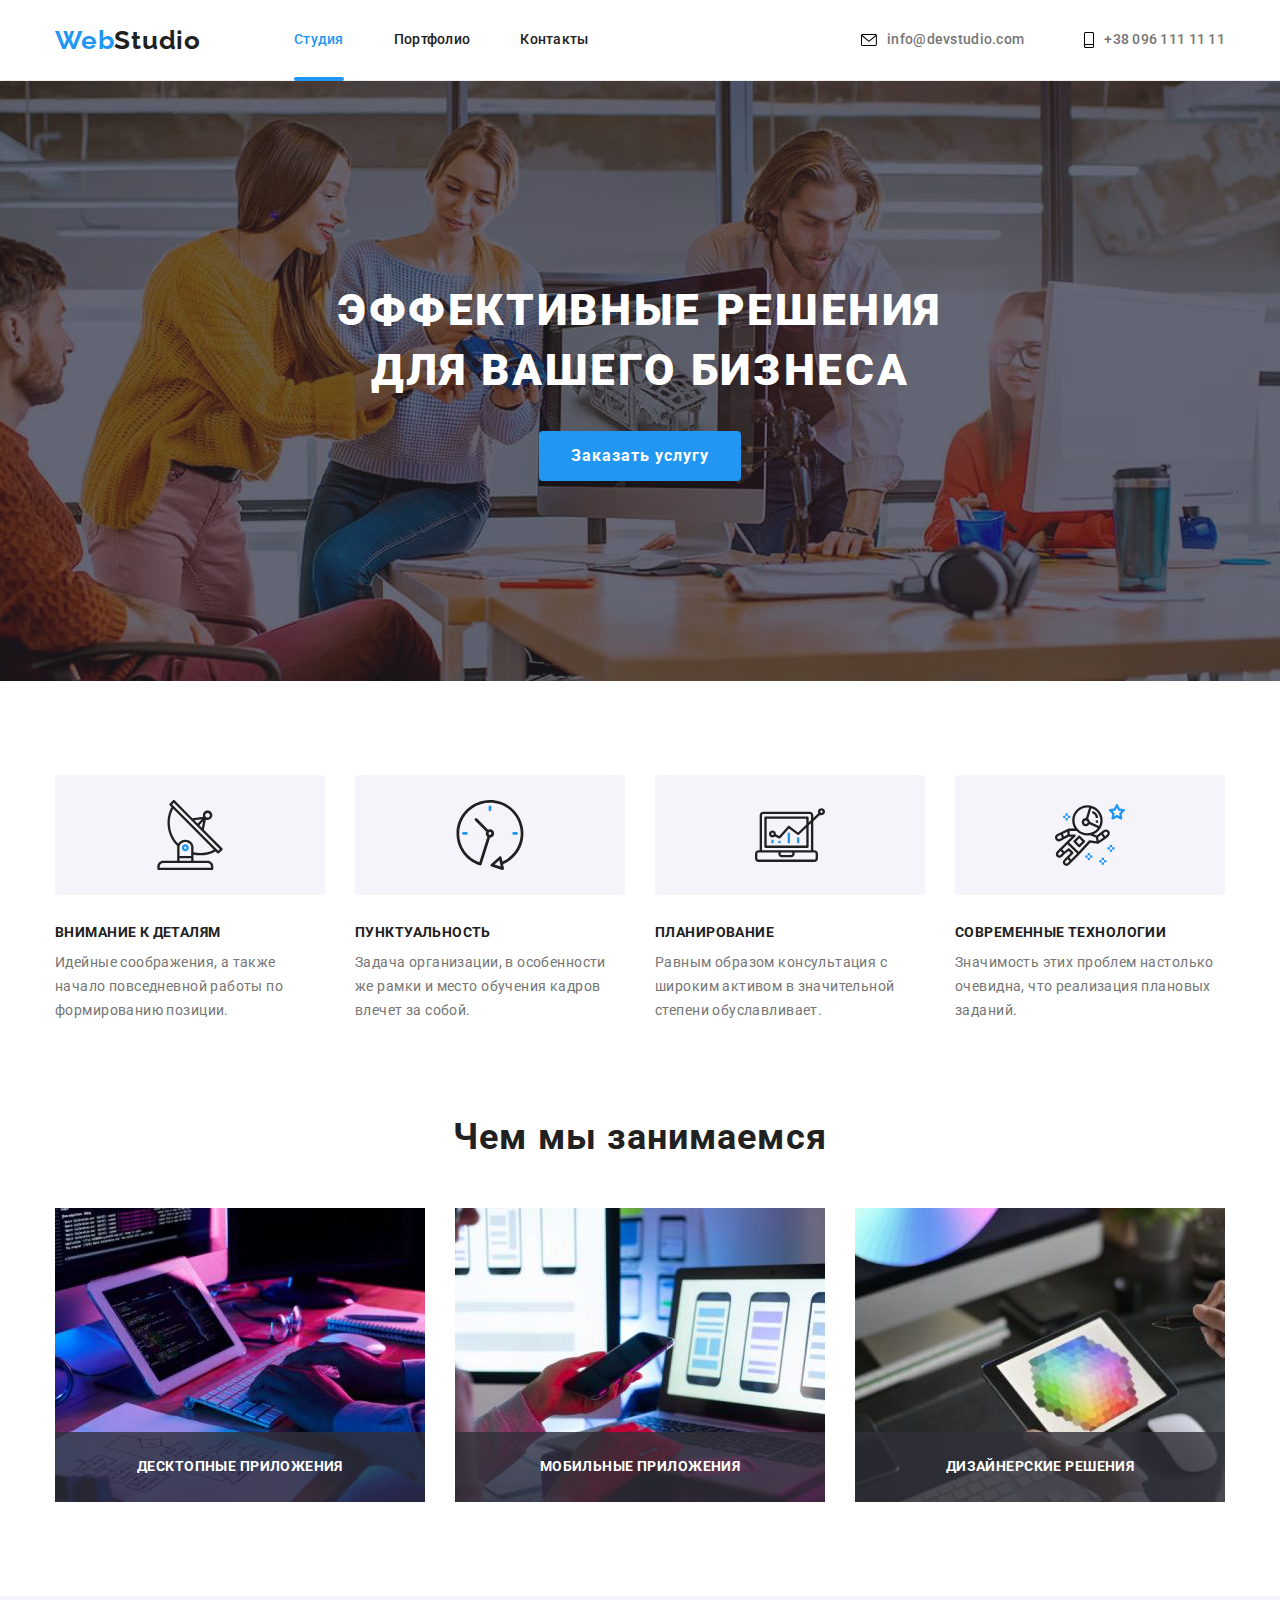
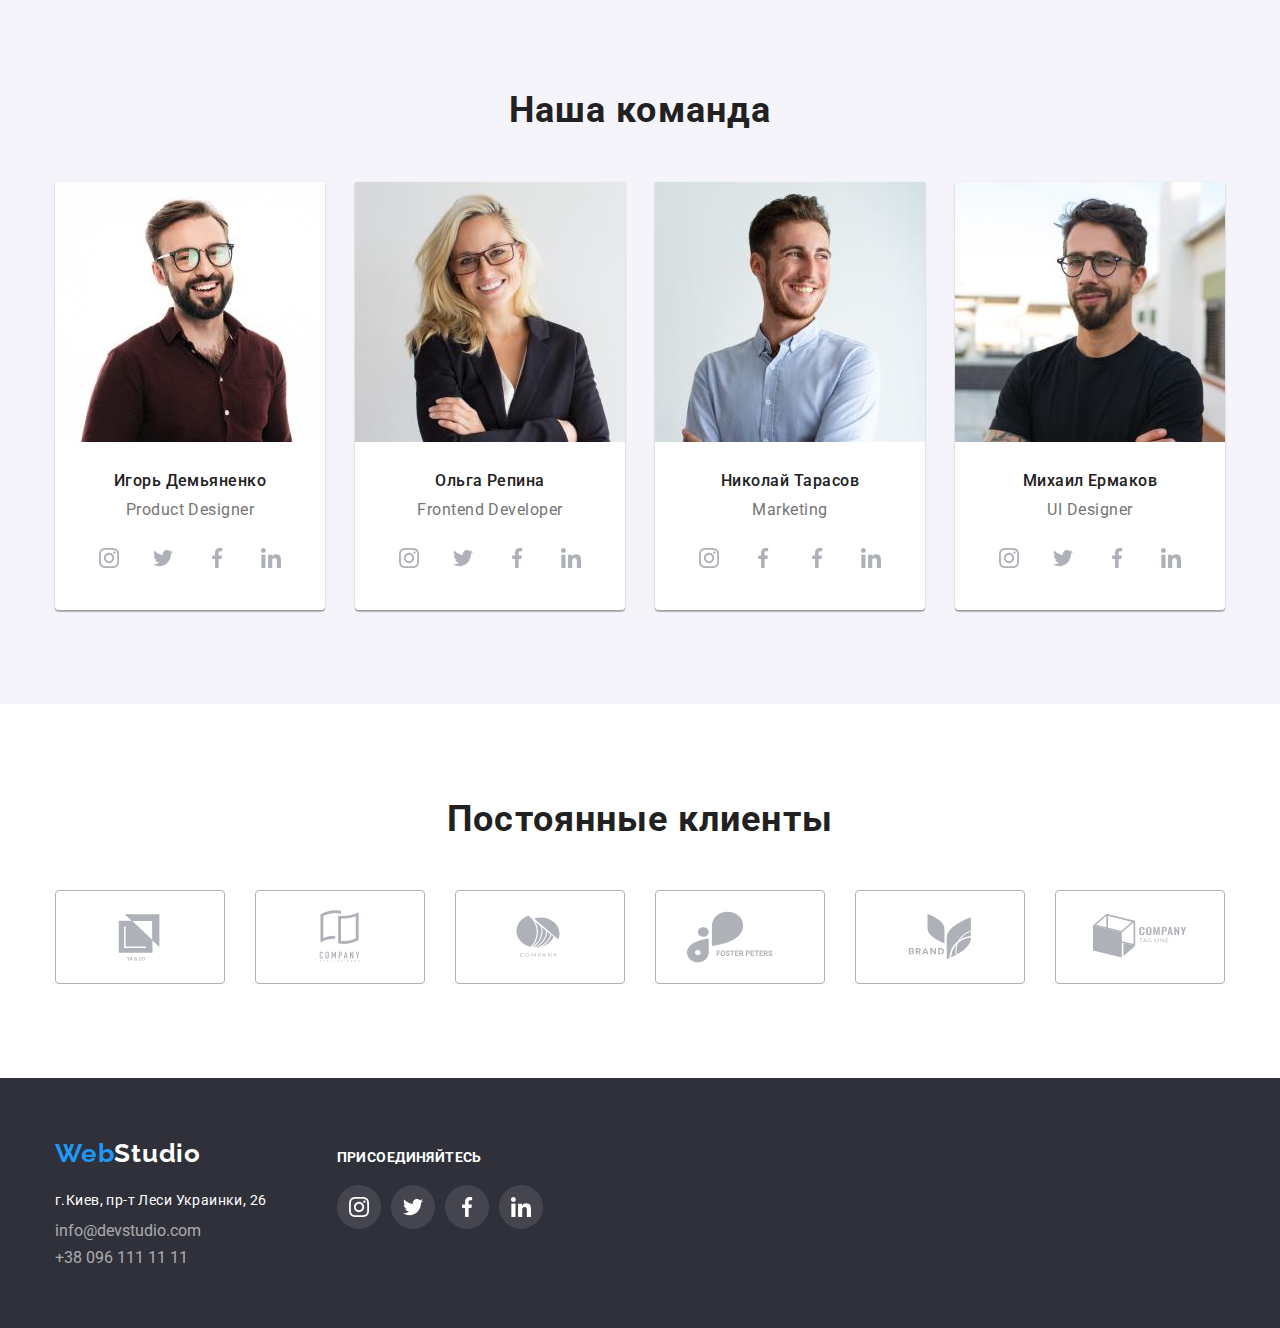
<file: index.html>
<!DOCTYPE html>
<html lang="ru">
<head>
    <meta charset="UTF-8">
    <meta http-equiv="X-UA-Compatible" content="IE=edge">
    <meta name="viewport" content="width=device-width, initial-scale=1.0">
    <title>Document</title>
    <link rel="preconnect" href="https://fonts.googleapis.com">
    <link rel="preconnect" href="https://fonts.gstatic.com" crossorigin>
    <link href="https://fonts.googleapis.com/css2?family=Raleway:wght@700&family=Roboto:wght@400;500;700;900&display=swap"
        rel="stylesheet">
    <link rel="stylesheet" href="https://cdnjs.cloudflare.com/ajax/libs/modern-normalize/1.1.0/modern-normalize.min.css">
    <link rel="stylesheet" href="./css/styles.css">
    <link href="./portfolio.html" rel="noreferrer noopener">
    
</head>
<body class="body">
    <header class="header">
        <div class="container header-main">
            <P lang="en"><a class="link header-logo" href="">Web<span class="studio">Studio</span></a></P>
            <nav>
                <ul class="list head-links">
                    <li class="header-list"><a class="link header-link current" href="./index.html" rel="">Студия</a></li>
                    <li class="header-list"><a class="link header-link" href="./portfolio.html" rel="noreferrer noopener">Портфолио</a></li>
                    <li class="header-list"><a class="link header-link" href="#contacts">Контакты</a></li>
                </ul>
            </nav>
            <ul class="list contacts">
                <li class="header-contacts">
                    <a class="link header-con" href="mailto:info@devstudio.com"> 
                        <svg class="header-con-icon" width="16" height="12">
                            <use href="./images/icons.svg#icon-envelope"></use>
                        </svg>info@devstudio.com
                    </a>
                </li>
                <li class="header-contacts">
                    <a class="link header-con" href="tel:+380961111111">
                        <svg class="header-con-icon" width="10" height="16">
                            <use href="./images/icons.svg#icon-smartphone"></use>
                        </svg>+38 096 111 11 11
                    </a>
                </li>
            </ul>
        </div>
    </header>

    <main>
        <section class="hero">
            <div class="hero-box">
                <h1 class="main-title">ЭФФЕКТИВНЫЕ РЕШЕНИЯ ДЛЯ ВАШЕГО БИЗНЕСА</h1>
            </div>
            <button class="main-btn" type="button" data-modal-open>Заказать услугу</button>
        </section>

        <section class="about"> 
            <div class="container">
                <h2 class="specs">Особенности</h2>
                <ul class="list spec-main">
                    <li class="specials-list">
                        <div class="specials-box">
                            <svg class="specials-icon" width="70" height="70">
                                <use href="./images/icons.svg#icon-antenna"></use>
                            </svg>
                        </div>
                        <h3 class="specials-title">Внимание к деталям</h3>
                        <p class="specials-text">Идейные соображения, а также начало повседневной работы по формированию позиции.</p>
                    </li>
                    <li class="specials-list">
                        <div class="specials-box">
                            <svg class="specials-icon" width="70" height="70">
                                <use href="./images/icons.svg#icon-clock"></use>
                            </svg>
                        </div>
                        <h3 class="specials-title">Пунктуальность</h3>
                        <p class="specials-text">Задача организации, в особенности же рамки и место обучения кадров влечет за собой.</p>
                    </li>
                    <li class="specials-list">
                        <div class="specials-box">
                            <svg class="specials-icon" width="70" height="70">
                                <use href="./images/icons.svg#icon-diagram"></use>
                            </svg>
                        </div>
                        <h3 class="specials-title">Планирование</h3>
                        <p class="specials-text">Равным образом консультация с широким активом в значительной степени обуславливает.</p>
                    </li>
                    <li class="specials-list">
                        <div class="specials-box">
                            <svg class="specials-icon" width="70" height="70">
                                <use href="./images/icons.svg#icon-astronaut"></use>
                            </svg>
                        </div>
                        <h3 class="specials-title">Современные технологии</h3>
                        <p class="specials-text">Значимость этих проблем настолько очевидна, что реализация плановых заданий.</p>
                    </li>
                </ul>
            </div>
        </section>    

        <section class="section">
            <div class="container">
            <h2 class="work-title" id="about">Чем мы занимаемся</h2>
                <div class="work-pictures">
                    <ul class="list pic-main">
                        <li class="pic-item">
                            <img src="./images/about-img1.jpg" width="370" height="294" alt="Сотрудник пишет код">
                            <p class="work-text">ДЕСКТОПНЫЕ ПРИЛОЖЕНИЯ</p>
                        </li>
                        <li class="pic-item">
                            <img src="./images/about-img2.jpg" width="370" height="294" alt="Смотрит в телефон">
                            <p class="work-text">МОБИЛЬНЫЕ ПРИЛОЖЕНИЯ</p>
                        </li>
                        <li class="pic-item">
                            <img src="./images/about-img3.jpg" width="370" height="294" alt="Делает дизайн на планшете">
                            <p class="work-text">ДИЗАЙНЕРСКИЕ РЕШЕНИЯ</p>
                        </li>
                    </ul>
                 </div>
            </div>
        </section>

        <section class="section team-sec">
            <div class="container">
                <h2 class="members">Наша команда</h2>
                <div class="team-pictures">
                    <ul class="list team-main">
                        <li class="team-list">
                            <img src="./images/team1.jpg" width="270" height="260" alt="Дизайнер Игорь">
                            <div class="pad-team">
                                <h3 class="team-title">Игорь Демьяненко</h3>
                                <p class="team-text" lang="en">Product Designer</p>
                                <ul class="list team-icons">
                                    <li class="list-icons">
                                        <a href="" class="team-social-link">
                                            <svg class="icons" width="20" height="20">
                                                <use href="./images/icons.svg#icon-instagram"></use>
                                            </svg>
                                        </a>
                                    </li>
                                    <li class="list-icons">
                                        <a href="" class="team-social-link">
                                            <svg class="icons" width="20" height="20">
                                                <use href="./images/icons.svg#icon-twitter"></use>
                                            </svg>
                                        </a>
                                    </li>
                                    <li class="list-icons">
                                        <a href="" class="team-social-link">
                                            <svg class="icons" width="20" height="20">
                                                <use href="./images/icons.svg#icon-facebook"></use>
                                            </svg>
                                        </a>
                                    </li>
                                    <li class="list-icons">
                                        <a href="" class="team-social-link">
                                            <svg class="icons" width="20" height="20">
                                                <use href="./images/icons.svg#icon-linkedin"></use>
                                            </svg>
                                        </a>
                                    </li>
                                </ul>
                            </div>
                        </li>
                        <li class="team-list">
                            <img src="./images/team2.jpg" width="270" height="260" alt="Разработчик Ольга">
                            <div class="pad-team">
                                <h3 class="team-title">Ольга Репина</h3>
                                <p class="team-text" lang="en">Frontend Developer</p>
                                <ul class="list team-icons">
                                    <li class="list-icons">
                                        <a href="" class="team-social-link">
                                            <svg class="icons" width="20" height="20">
                                                <use href="./images/icons.svg#icon-instagram"></use>
                                            </svg>
                                        </a>
                                    </li>
                                    <li class="list-icons">
                                        <a href="" class="team-social-link">
                                            <svg class="icons" width="20" height="20">
                                                <use href="./images/icons.svg#icon-twitter"></use>
                                            </svg>
                                        </a>
                                    </li>
                                    <li class="list-icons">
                                        <a href="" class="team-social-link">
                                            <svg class="icons" width="20" height="20">
                                                <use href="./images/icons.svg#icon-facebook"></use>
                                            </svg>
                                        </a>
                                    </li>
                                    <li class="list-icons">
                                        <a href="" class="team-social-link">
                                            <svg class="icons" width="20" height="20">
                                                <use href="./images/icons.svg#icon-linkedin"></use>
                                            </svg>
                                        </a>
                                    </li>
                                </ul>
                            </div>
                        </li>
                        <li class="team-list">
                            <img src="./images/team3.jpg" width="270" height="260" alt="Маркетолог Николай">
                            <div class="pad-team">
                                <h3 class="team-title">Николай Тарасов</h3>
                                <p class="team-text" lang="en">Marketing</p>
                                <ul class="list team-icons">
                                    <li class="list-icons">
                                        <a href="" class="team-social-link">
                                            <svg class="icons" width="20" height="20">
                                                <use href="./images/icons.svg#icon-instagram"></use>
                                            </svg>
                                        </a>
                                    </li>
                                    <li class="list-icons">
                                        <a href="" class="team-social-link">
                                            <svg class="icons" width="20" height="20">
                                                <use href="./images/icons.svg#icon-facebook"></use>
                                            </svg>
                                        </a>
                                    </li>
                                    <li class="list-icons">
                                        <a href="" class="team-social-link">
                                            <svg class="icons" width="20" height="20">
                                                <use href="./images/icons.svg#icon-facebook"></use>
                                            </svg>
                                        </a>
                                    </li>
                                    <li class="list-icons">
                                        <a href="" class="team-social-link">
                                            <svg class="icons" width="20" height="20">
                                                <use href="./images/icons.svg#icon-linkedin"></use>
                                            </svg>
                                        </a>
                                    </li>
                                </ul>
                            </div>
                        </li>
                        <li class="team-list">
                            <img src="./images/team4.jpg" width="270" height="260" alt="Дизайнер Михаил">
                            <div class="pad-team">
                                <h3 class="team-title">Михаил Ермаков</h3>
                                <p class="team-text" lang="en">UI Designer</p>
                                <ul class="list team-icons">
                                    <li class="list-icons">
                                        <a href="" class="team-social-link">
                                            <svg class="icons" width="20" height="20">
                                                <use href="./images/icons.svg#icon-instagram"></use>
                                            </svg>
                                        </a>
                                    </li>
                                    <li class="list-icons">
                                        <a href="" class="team-social-link">
                                            <svg class="icons" width="20" height="20">
                                                <use href="./images/icons.svg#icon-twitter"></use>
                                            </svg>
                                        </a>
                                    </li>
                                    <li class="list-icons">
                                        <a href="" class="team-social-link">
                                            <svg class="icons" width="20" height="20">
                                                <use href="./images/icons.svg#icon-facebook"></use>
                                            </svg>
                                        </a>
                                    </li>
                                    <li class="list-icons">
                                        <a href="" class="team-social-link">
                                            <svg class="icons" width="20" height="20">
                                                <use href="./images/icons.svg#icon-linkedin"></use>
                                            </svg>
                                        </a>
                                    </li>
                                </ul>
                            </div>
                        </li>
                    </ul>
                </div>
            </div>
        </section>
        
        <section class="section">
            <div class="container">
                <h2 class="clients">Постоянные клиенты</h2>
                <ul class="list clients-list">
                    <li class="clients-box">
                        <a href="" class="clients-social-link">
                            <svg class="clients-icon" width="41" height="47">
                                <use href="./images/icons.svg#icon-Logo"></use>
                            </svg>
                        </a>
                    </li>
                    <li class="clients-box">
                        <a href="" class="clients-social-link">
                            <svg class="clients-icon" width="40" height="52">
                                <use href="./images/icons.svg#icon-Logo-1"></use>
                            </svg>
                        </a>
                    </li>
                    <li class="clients-box">
                        <a href="" class="clients-social-link">
                            <svg class="clients-icon" width="43" height="41">
                                <use href="./images/icons.svg#icon-Logo-2"></use>
                            </svg>
                        </a>
                    </li>
                    <li class="clients-box">
                        <a href="" class="clients-social-link">
                            <svg class="clients-icon" width="84" height="40">
                                <use href="./images/icons.svg#icon-Logo-3"></use>
                            </svg>
                        </a>
                    </li>
                    <li class="clients-box">
                        <a href="" class="clients-social-link">
                            <svg class="clients-icon" width="62" height="45">
                                <use href="./images/icons.svg#icon-Logo-4"></use>
                            </svg>
                        </a>
                    </li>
                    <li class="clients-box">
                        <a href="" class="clients-social-link">
                            <svg class="clients-icon" width="94" height="44">
                                <use href="./images/icons.svg#icon-Logo-5"></use>
                            </svg>
                        </a>
                    </li>
                </ul>
            </div>
        </section>

    </main>

    <footer class="footer">
        <div class="container footer-flex">
            <div>
                <p lang="en"><a class="link footer-logo" href="">Web<span class="footer-studio">Studio</span></a></p>
                <address>
                    <ul class="list">
                        <li class="adress-list"><a class="link address" href="">г.Киев, пр-т Леси Украинки, 26</a></li>
                        <li class="adress-list"><a class="link footer-con" href="mailto:info@example.com">info@devstudio.com</a></li>
                        <li class="adress-list"><a class="link footer-con" href="tel:+380991111111">+38 096 111 11 11</a></li>
                    </ul>
                </address>
            </div>

            <div class="join-box">
                <h3 class="footer-join">Присоединяйтесь</h3>
                <ul class="list foot-icons">
                    <li class="list-icons">
                        <a href="" class="foot-social-link">
                            <svg class="foot-icons" width="20" height="20">
                                <use href="./images/icons.svg#icon-instagram"></use>
                            </svg>
                        </a>
                    </li>
                    <li class="list-icons">
                        <a href="" class="foot-social-link">
                            <svg class="foot-icons" width="20" height="20">
                                <use href="./images/icons.svg#icon-twitter"></use>
                            </svg>
                        </a>
                    </li>
                    <li class="list-icons">
                        <a href="" class="foot-social-link">
                            <svg class="foot-icons" width="20" height="20">
                                <use href="./images/icons.svg#icon-facebook"></use>
                            </svg>
                        </a>
                    </li>
                    <li class="list-icons">
                        <a href="" class="foot-social-link">
                            <svg class="foot-icons" width="20" height="20">
                                <use href="./images/icons.svg#icon-linkedin"></use>
                            </svg>
                        </a>
                    </li>
                </ul>
            </div>
        </div>
    </footer>

    <div class="backdrop is-hidden" data-modal>
        <div class="modal">
            <button type="button" class="modal-close" data-modal-close>
                <svg class="modal-close-icon" width="11" height="11">
                    <use href="./images/icons.svg#icon-close"></use>
                </svg>
            </button>
        </div>
    </div>

    <script src="./js/modal.js"></script>

</body>
</html>
</file>
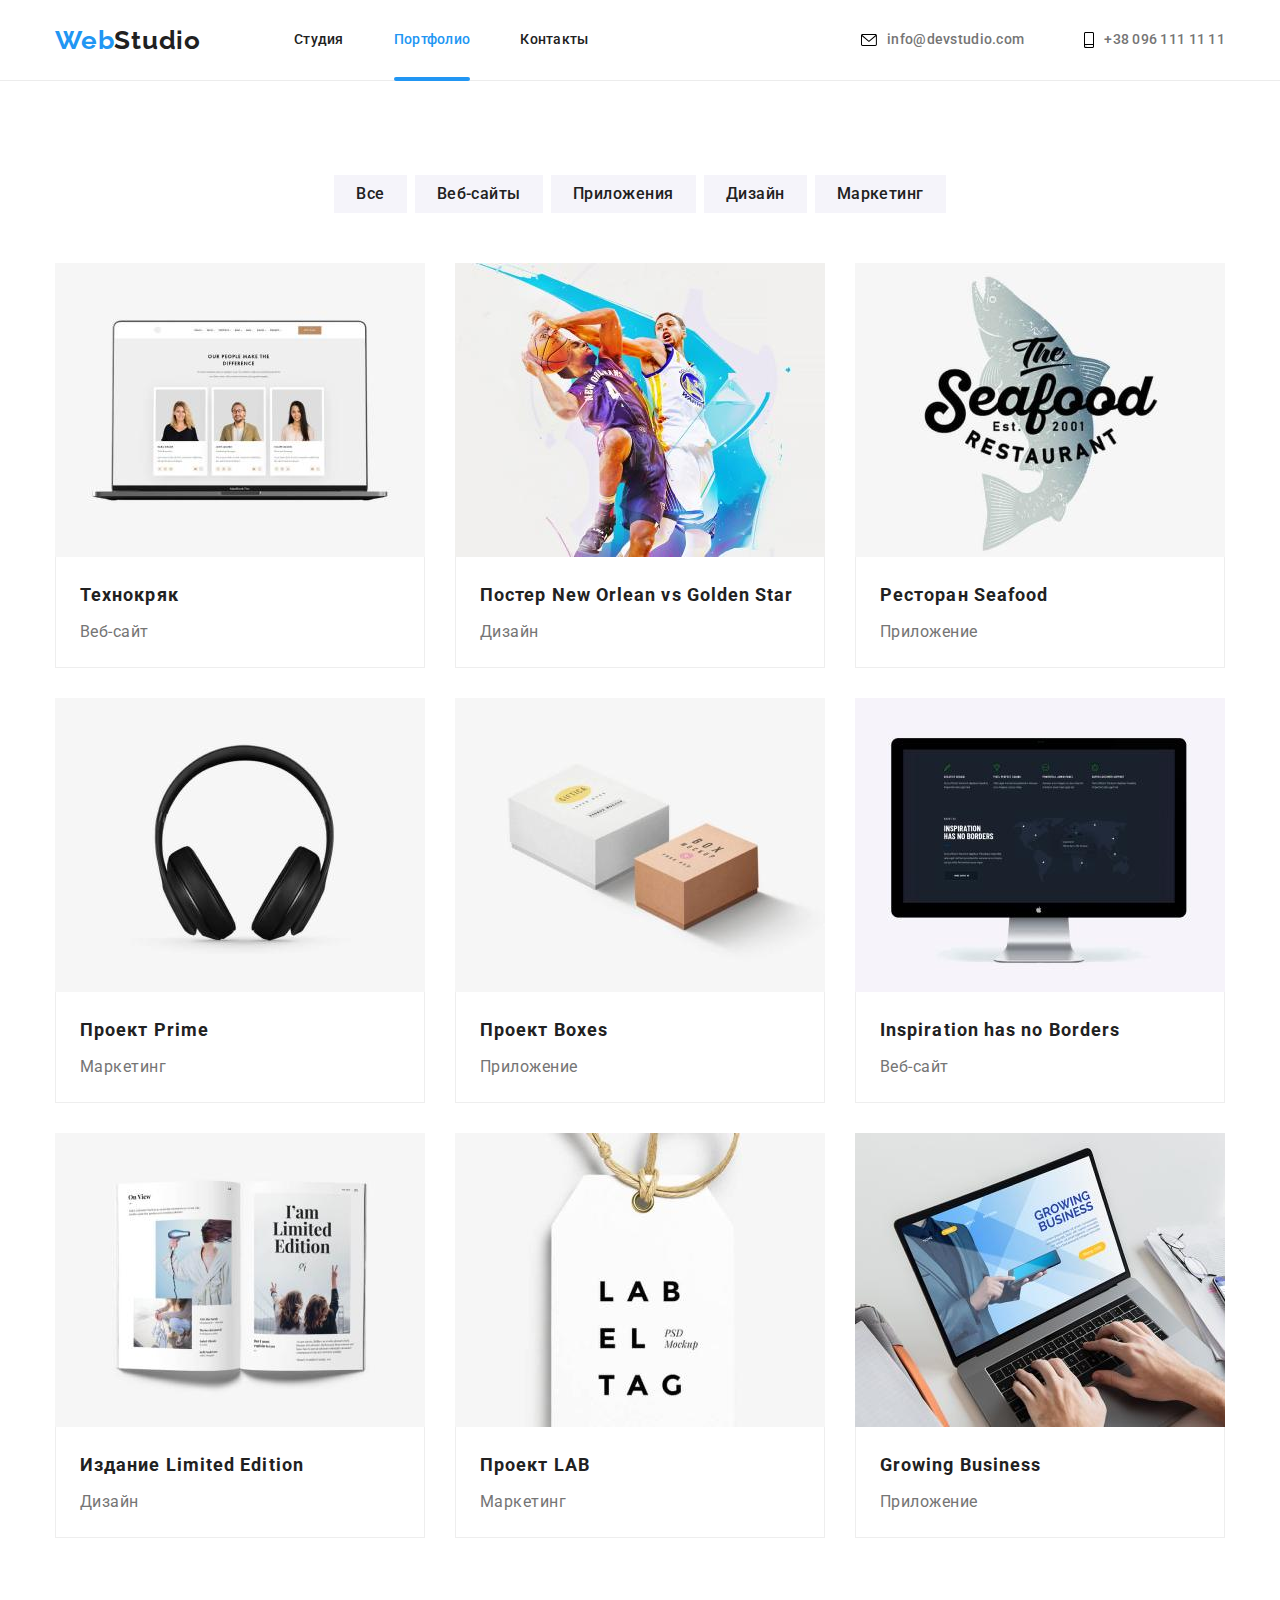
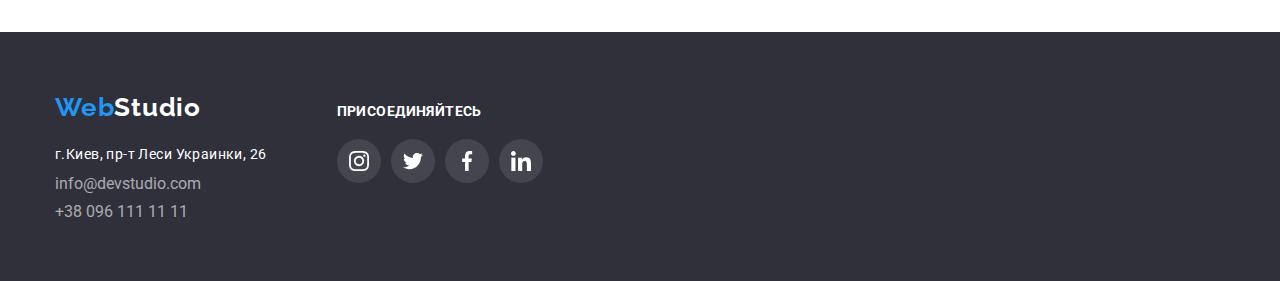
<file: portfolio.html>
<!DOCTYPE html>
<html lang="ru">
<head>
    <meta charset="UTF-8">
    <meta http-equiv="X-UA-Compatible" content="IE=edge">
    <meta name="viewport" content="width=device-width, initial-scale=1.0">
    <title>Document</title>
    <link rel="preconnect" href="https://fonts.googleapis.com">
    <link rel="preconnect" href="https://fonts.gstatic.com" crossorigin>
    <link href="https://fonts.googleapis.com/css2?family=Raleway:wght@700&family=Roboto:wght@400;500;700;900&display=swap"
        rel="stylesheet">
    <link rel="stylesheet" href="https://cdnjs.cloudflare.com/ajax/libs/modern-normalize/1.1.0/modern-normalize.min.css">
    <link rel="stylesheet" href="./css/styles.css">
    <link href="./index.html" rel="noreferrer noopener">
    
</head>
<body class="body">
    <header class="header">
        <div class="container header-main">
            <P lang="en"><a class="link header-logo" href="">Web<span class="studio">Studio</span></a></P>
            <nav>
                <ul class="list head-links">
                    <li class="header-list"><a class="link header-link" href="./index.html" rel="">Студия</a></li>
                    <li class="header-list"><a class="link header-link current" href="./portfolio.html"
                            rel="noreferrer noopener">Портфолио</a></li>
                    <li class="header-list"><a class="link header-link" href="#contacts">Контакты</a></li>
                </ul>
            </nav>
            <ul class="list contacts">
                <li class="header-contacts"><a class="link header-con" href="mailto:info@devstudio.com">
                        <svg class="header-con-icon" width="16" height="12">
                            <use href="./images/icons.svg#icon-envelope"></use>
                        </svg> info@devstudio.com</a>
                </li>
                <li class="header-contacts"><a class="link header-con" href="tel:+380961111111">
                        <svg class="header-con-icon" width="10" height="16">
                            <use href="./images/icons.svg#icon-smartphone"></use>
                        </svg>+38 096 111 11 11</a>
                </li>
            </ul>
        </div>
    </header>

    <main>
        <section class="section">
            <div class="container">
                <h2 class="filter">Фильтры</h2>
                <ul class="list button-line">
                    <li class="button-list"><button class="button" type="button">Все</button></li>
                    <li class="button-list"><button class="button" type="button">Веб-сайты</button></li>
                    <li class="button-list"><button class="button" type="button">Приложения</button></li>
                    <li class="button-list"><button class="button" type="button">Дизайн</button></li>
                    <li class="button-list"><button class="button" type="button">Маркетинг</button></li>
                </ul>
        
                <h2 class="pics">Портфолио</h2>
                <ul class="list port-pic">
                    <li class="pic-list">
                        <a href="" class="link pad-hover">
                        <div class="overlay-box">
                            <img src="./images/port-img.jpg" alt="Ноутбук">
                                <p class="overlay-text">Технокряк это современная площадка распространения коронавируса. Компании используют эту платформу для цифрового шпионажа и атак на защищённые сервера конкурентов.</p>
                        </div>
                        <div class="pad-redactor">
                            <h3 class="pic-title">Технокряк</h3>
                            <p class="pic-text">Веб-сайт</p>
                        </div>
                        </a>
                    </li>

                    <li class="pic-list">
                        <a href="" class="link pad-hover">
                        <div class="overlay-box">
                            <img src="./images/port-img1.jpg" alt="Дизайн постера">
                                <p class="overlay-text">Технокряк это современная площадка распространения коронавируса. Компании используют эту платформу для цифрового шпионажа и атак на защищённые сервера конкурентов.</p>
                        </div>
                        <div class="pad-redactor">
                            <h3 class="pic-title">Постер <span lang="en">New Orlean vs Golden Star</span></h3>
                            <p class="pic-text">Дизайн</p>
                        </div>
                        </a>
                    </li>

                    <li class="pic-list">
                        <a href="" class="link pad-hover">
                        <div class="overlay-box">
                            <img src="./images/port-img2.jpg" alt="Лого приложения">
                                <p class="overlay-text">Технокряк это современная площадка распространения коронавируса. Компании используют эту платформу для цифрового шпионажа и атак на защищённые сервера конкурентов.</p>
                        </div>
                        <div class="pad-redactor">
                            <h3 class="pic-title">Ресторан <span lang="en">Seafood</span></h3>
                            <p class="pic-text">Приложение</p>
                        </div>
                        </a>
                    </li>
                    
                    <li class="pic-list">
                        <a href="" class="link pad-hover">
                        <div class="overlay-box">
                            <img src="./images/port-img3.jpg" alt="Наушники">
                                <p class="overlay-text">Технокряк это современная площадка распространения коронавируса. Компании используют эту платформу для цифрового шпионажа и атак на защищённые сервера конкурентов.</p>
                        </div>
                        <div class="pad-redactor">
                            <h3 class="pic-title">Проект <span lang="en">Prime</span></h3>
                            <p class="pic-text">Маркетинг</p>
                        </div>
                        </a>
                    </li>
                    
                    <li class="pic-list">
                        <a href="" class="link pad-hover">
                        <div class="overlay-box">
                            <img src="./images/port-img4.jpg" alt="Коробки">
                                <p class="overlay-text">Технокряк это современная площадка распространения коронавируса. Компании используют эту платформу для цифрового шпионажа и атак на защищённые сервера конкурентов.</p>
                        </div>
                        <div class="pad-redactor">
                            <h3 class="pic-title">Проект <span lang="en">Boxes</span></h3>
                            <p class="pic-text">Приложение</p>
                        </div>
                        </a>
                    </li>
                    
                    <li class="pic-list">
                        <a href="" class="link pad-hover">
                        <div class="overlay-box">
                            <img lang="en" src="./images/port-img5.jpg" alt="iMac PC">
                                <p class="overlay-text">Технокряк это современная площадка распространения коронавируса. Компании используют эту платформу для цифрового шпионажа и атак на защищённые сервера конкурентов.</p>
                        </div>
                        <div class="pad-redactor">
                            <h3 class="pic-title" lang="en">Inspiration has no Borders</h3>
                            <p class="pic-text">Веб-сайт</p>
                        </div>
                        </a>
                    </li>
                    
                    <li class="pic-list">
                        <a href="" class="link pad-hover">
                        <div class="overlay-box">
                            <img src="./images/port-img6.jpg" alt="Книга">
                                <p class="overlay-text">Технокряк это современная площадка распространения коронавируса. Компании используют эту платформу для цифрового шпионажа и атак на защищённые сервера конкурентов.</p>
                        </div>
                        <div class="pad-redactor">
                            <h3 class="pic-title">Издание <span lang="en">Limited Edition</span></h3>
                            <p class="pic-text">Дизайн</p>
                        </div>
                        </a>
                    </li>
                    
                    <li class="pic-list">
                        <a href="" class="link pad-hover">
                        <div class="overlay-box">
                            <img src="./images/port-img7.jpg" alt="Лейбл">
                                <p class="overlay-text">Технокряк это современная площадка распространения коронавируса. Компании используют эту платформу для цифрового шпионажа и атак на защищённые сервера конкурентов.</p>
                        </div>
                        <div class="pad-redactor">
                            <h3 class="pic-title">Проект <span lang="en">LAB</span></h3>
                            <p class="pic-text">Маркетинг</p>
                        </div>
                        </a>
                    </li>
                    
                    <li class="pic-list">
                        <a href="" class="link pad-hover">
                        <div class="overlay-box">
                            <img src="./images/port-img8.jpg" alt="Ноутбук">
                                <p class="overlay-text">Технокряк это современная площадка распространения коронавируса. Компании используют эту платформу для цифрового шпионажа и атак на защищённые сервера конкурентов.</p>
                        </div>
                        <div class="pad-redactor">
                            <h3 class="pic-title" lang="en">Growing Business</h3>
                            <p class="pic-text">Приложение</p>
                        </div>
                        </a>
                    </li>
                </ul>
            </div>
        </section>

    </main>

    <footer class="footer">
        <div class="container footer-flex">
            <div>
                <p lang="en"><a class="link footer-logo" href="">Web<span class="footer-studio">Studio</span></a></p>
                <address>
                    <ul class="list">
                        <li class="adress-list"><a class="link address" href="">г.Киев, пр-т Леси Украинки, 26</a></li>
                        <li class="adress-list"><a class="link footer-con" href="mailto:info@example.com">info@devstudio.com</a>
                        </li>
                        <li class="adress-list"><a class="link footer-con" href="tel:+380991111111">+38 096 111 11 11</a></li>
                    </ul>
                </address>
            </div>

            <div class="join-box">
                <h3 class="footer-join">Присоединяйтесь</h3>
                <ul class="list foot-icons">
                    <li class="list-icons">
                        <a href="" class="foot-social-link">
                            <svg class="foot-icons" width="20" height="20">
                                <use href="./images/icons.svg#icon-instagram"></use>
                            </svg>
                        </a>
                    </li>
                    <li class="list-icons">
                        <a href="" class="foot-social-link">
                            <svg class="foot-icons" width="20" height="20">
                                <use href="./images/icons.svg#icon-twitter"></use>
                            </svg>
                        </a>
                    </li>
                    <li class="list-icons">
                        <a href="" class="foot-social-link">
                            <svg class="foot-icons" width="20" height="20">
                                <use href="./images/icons.svg#icon-facebook"></use>
                            </svg>
                        </a>
                    </li>
                    <li class="list-icons">
                        <a href="" class="foot-social-link">
                            <svg class="foot-icons" width="20" height="20">
                                <use href="./images/icons.svg#icon-linkedin"></use>
                            </svg>
                        </a>
                    </li>
                </ul>
            </div>
        </div>
    </footer>
</body>
</html>
</file>
<file: css/styles.css>
:root {
    --header-logo-color: #2196F3;
    --studio-logo-color: #212121;
    --footer-logo-color: #2196F3;
    --studio-footer-color: #ffffff;
    --header-contacts-color: #757575;
    --footer-contacts-color: rgba(255, 255, 255, 0.6);
    --header-link-color: #212121;
    --hero-bg-color:#2F303A;
    --button-bg-color: #2196F3;
    --footer-bg-color:#2F303A;
    --main-title-color: #ffffff; 
    --second-title-color: #212121;
    --third-title-color: #212121;
    --main-text-color: #757575;
    --address-color: rgba(255, 255, 255, 1);
    --filter-btn-color: #212121;
    --filter-btn-bg: #F5F4FA;
    --pseudo-class-color: #2196F3;
    --pseudo-class-txt-color: #ffffff;
}

.list {
    list-style: none;
}

.link {
    text-decoration: none;
}

.body {
    font-family: Roboto, sans-serif;
}

.studio {
    color: var(--studio-logo-color)
}

.footer-studio {
    color: var(--studio-footer-color);
}

p,h1,h2,h3,ul {
    padding: 0;
    margin: 0;
}

img {
    display: block;
    max-width: 100%;
    height:auto;
}

.container {
    padding-left: 15px;
    padding-right: 15px;
    margin-left: auto;
    margin-right: auto;
    max-width: 1200px;

}

.section {
    padding-bottom: 94px;
    padding-top: 94px;
}


/*----------------------------- header------------------------------------ */

.header {
    border-bottom: 1px solid #ECECEC;
}

.header-main {
    display: flex;
    align-items: center;
}

.head-links {
    display: flex;
    margin-left: 93px;
}

.header-logo {
    font-family: Raleway, sans-serif;
    font-weight: bold;
    font-size: 26px;
    line-height: 1.19;
    letter-spacing: 0.03em;
    color: var(--header-logo-color);
}

.header-list:not(:last-child) {
    margin-right: 50px;
}

.header-link {
    position: relative;
    display: block;
    font-weight: 500;
    font-size: 14px;
    padding-top: 32px;
    padding-bottom: 32px;
    line-height: 1.14;
    letter-spacing: 0.02em;
    color: var(--header-link-color);
    transition: color 250ms cubic-bezier(0.4, 0, 0.2, 1);
}

.header-link:hover,
.header-link:focus,
.header-link:active {
    color: var(--pseudo-class-color);
}

.current {
    color: var(--pseudo-class-color)
}

.current::after {
    position: absolute;
    display:block;
    content: "";
    width: 100%;
    height: 4px;
    bottom: -1px;
    background-color: #2196F3;
    border-radius: 2px;
}

.contacts {
    display: flex;
    margin-left: auto;
}

.header-contacts + .header-contacts {
    margin-left: 50px;
}

.header-con {
    font-weight: 500;
    font-size: 14px;
    padding-top: 20px;
    padding-bottom: 20px;
    margin-left: 10px;
    line-height: 1.14;
    letter-spacing: 0.02em;
    color: var(--header-contacts-color);
    display: flex;
    align-items: center;
    transition: color 250ms cubic-bezier(0.4, 0, 0.2, 1), fill 250ms cubic-bezier(0.4, 0, 0.2, 1);
}

.header-con-icon {
    margin-right: 10px;
}


.header-con:hover,
.header-con:focus,                                      
.header-con:active {
    color: var(--pseudo-class-color);
    fill: var(--pseudo-class-color);
}


















/*----------------------------------- Page 1--------------------------------------- */

/* -----------------------------------hero page 1---------------------------------- */

.main-title {
    font-weight: 900;
    font-size: 44px;
    line-height: 1.36;
    text-align: center;
    letter-spacing: 0.06em;
    text-transform: uppercase;
    color: var(--main-title-color);
}

.hero {
    background-color: var(--hero-bg-color);
    max-width: 1600px;
    height: 600px;
    padding-top: 200px;
    padding-bottom: 200px;
    margin-left: auto;
    margin-right: auto;
    background: #C4C4C4;
    background-image: linear-gradient(
         rgba(47, 48, 58, 0.4),
         rgba(47, 48, 58, 0.4)),
         url("../images/overlay.jpg");
    background-repeat: no-repeat;
    background-position: center;
    background-size: cover;
}

.hero-box {
    display: block;
    width: 696px;
    min-height: 120px;
    margin-left: auto;
    margin-right: auto;
    margin-bottom: 30px;

}

.main-btn {
    display: flex;
    margin-left: auto;
    margin-right: auto;
    min-width: 200px;
    border-radius: 4px;
    padding: 10px 32px;
    font-family: Roboto, sans-serif;
    font-style: normal;
    font-weight: bold;
    font-size: 16px;
    line-height: 1.87;
    align-items: center;
    text-align: center;
    letter-spacing: 0.06em;
    color: #ffffff;
    background-color: var(--button-bg-color);
    border: 4px var(--button-bg-color);
    transition: color 250ms cubic-bezier(0.4, 0, 0.2, 1), background-color 250ms cubic-bezier(0.4, 0, 0.2, 1), box-shadow 250ms cubic-bezier(0.4, 0, 0.2, 1);
}

.main-btn:hover,
.main-btn:focus,
.main-btn:active {
    color: #ffffff;
    background-color:#188CE8;
    box-shadow: 0px 4px 4px rgba(0, 0, 0, 0.15);
    
}

/* -----------------------------------main page 1 ---------------------------------- */

.about {
    padding-top: 94px;
}

.spec-main {
    display: flex;
}

.specials-box {
    background-color: #F5F4FA;
    border-radius: 4px;
    margin-bottom: 30px;
    width: 270px;
    height: 120px;
    display: flex;
    align-items: center;
    justify-content: center;
}

.specials-list {
    max-width: 270px;
}

.specials-list:not(:last-child) {
    margin-right: 30px;
}

.specials-title {
    font-weight: bold;
    font-size: 14px;
    line-height: 1.14;
    letter-spacing: 0.03em;
    text-transform: uppercase;
    color: var(--third-title-color);
    margin-bottom: 10px;
}

.specials-text {
    font-weight: normal;
    font-size: 14px;
    line-height: 1.71;
    letter-spacing: 0.03em;
    color: var(--main-text-color);
}


.specs {
    position: absolute;
    clip: rect(0 0 0 0);
    width: 1px;
    height: 1px;
    margin: -1px;
    border: 0;
    padding: 0;
    overflow: hidden;
}



/* -----------------------------------work page 1 ---------------------------------- */

.work-title {
    font-weight: bold;
    font-size: 36px;
    line-height: 1.16;
    text-align: center;
    letter-spacing: 0.03em;
    color: var(--second-title-color);
    margin-bottom: 50px;

}

.pic-main {
    display: flex;
    justify-content: center;
}

.pic-item {
    position: relative;
    width: 370px;
    height: 294px;
}

.pic-item:not(:last-child) {
    margin-right: 30px;
}

.work-text {
    display: flex;
    position: absolute;
    height: 70px;
    width: 100%;
    
    justify-content: center;
    align-items: center;
    bottom: 0;

    font-family: Roboto;
    font-style: normal;
    font-weight: bold;
    font-size: 14px;
    line-height: 1.14;
    letter-spacing: 0.03em;
    text-transform: uppercase;
    color: #FFFFFF;
    background: rgba(47, 48, 58, 0.8);
}


/*------------------------------------ team page 1----------------------------------  */

.team-sec {
    background-color: #F5F4FA;
}

.members {
    text-align: center;
    margin-bottom: 50px;
    font-weight: bold;
    font-size: 36px;
    line-height: 1.16;
    letter-spacing: 0.03em;
    color: var(--second-title-color);
}

.team-title {
    font-weight: 500;
    font-size: 16px;
    text-align: center;
    line-height: 1.18;
    letter-spacing: 0.03em;
    color: var(--third-title-color);
    margin-bottom: 10px;
}

.team-text {
    font-weight: normal;
    font-size: 16px;
    text-align: center;
    line-height: 1.18;
    letter-spacing: 0.03em;
    color: var(--main-text-color);
    margin-bottom: 16px;
}

.pad-team {
    padding-top: 30px;
    padding-bottom: 30px;
}

.team-list {
    background: #FFFFFF;
    box-shadow: 0px 1px 3px rgba(0, 0, 0, 0.12), 0px 1px 1px rgba(0, 0, 0, 0.14), 0px 2px 1px rgba(0, 0, 0, 0.2);
    border-radius: 0px 0px 4px 4px;
}

.team-list:not(:last-child) {
    margin-right: 30px;
}

.team-main {
    display: flex;
}

.team-icons {
    display: flex;
    justify-content: center;
}

.list-icons {
    width: 44px;
    height: 44px;
}

.list-icons + .list-icons {
    margin-left: 10px;
}

.team-social-link {
    display: flex;
    justify-content: center;
    align-items: center;
    width: 100%;
    height: 100%;
    border-radius: 50%;
    color: #AFB1B8;
    transition: color 250ms cubic-bezier(0.4, 0, 0.2, 1), background-color 250ms cubic-bezier(0.4, 0, 0.2, 1);
}

.team-social-link:hover,
.team-social-link:focus,
.team-social-link:active {
    background-color:#2196F3;
    color: #FFFFFF;
}

.icons {
    fill: currentColor;
}

.clients {
    font-family: Roboto;
    font-style: normal;
    font-weight: bold;
    font-size: 36px;
    line-height: 42px;
    text-align: center;
    letter-spacing: 0.03em;
    color: #212121;
    margin-bottom: 50px;
}

.clients-list {
    display: flex;
}

.clients-box {
    display: flex;
    width: 170px;
    height: 94px;
}

.clients-box + .clients-box {
    margin-left: 30px;
}


.clients-social-link {
    display: flex;
    justify-content: center;
    align-items: center;
    width: 100%;
    height: 100%;
    border: 1px solid #AFB1B8;
    box-sizing: border-box;
    border-radius: 4px;
    color: #AFB1B8;
    transition: color 250ms cubic-bezier(0.4, 0, 0.2, 1), border 250ms cubic-bezier(0.4, 0, 0.2, 1);
}

.clients-icon {
    width: 106px;
    height: 60px;
    fill: currentColor;
}

.clients-social-link:hover, 
.clients-social-link:focus,
.clients-social-link:active {
    color: #2196F3;
    border: 1px solid #2196F3;
}





/*------------------------------------- Page 2 -----------------------------------------*/



/*------------------------------------- buttons page2 --------------------------------------- */


.filter {
    position: absolute;
    clip: rect(0 0 0 0);
    width: 1px;
    height: 1px;
    margin: -1px;
    border: 0;
    padding: 0;
    overflow: hidden;
}  

.button-line {
    display: flex;
    justify-content: center;
}

.button-list:not(:last-child) {
    margin-right: 8px;
}

.button {
    font-weight: 500;
    font-size: 16px;
    line-height: 1.62;
    text-align: center;
    letter-spacing: 0.03em;
    color: var(--filter-btn-color);
    background-color: var(--filter-btn-bg);
    border: transparent;
    padding: 6px 22px;
    transition: color 250ms cubic-bezier(0.4, 0, 0.2, 1), box-shadow 250ms cubic-bezier(0.4, 0, 0.2, 1), background-color 250ms cubic-bezier(0.4, 0, 0.2, 1), border-radius 250ms cubic-bezier(0.4, 0, 0.2, 1);
}

.button:hover,
.button:focus,
.button:active {
    color: var(--pseudo-class-txt-color);
    box-shadow: 0px 3px 1px rgba(0, 0, 0, 0.1), 0px 1px 2px rgba(0, 0, 0, 0.08), 0px 2px 2px rgba(0, 0, 0, 0.12);
    background-color: var(--pseudo-class-color);
    border-radius: 4px;
}


/*------------------------------------ portfolio page2 -------------------------------------------*/

.port-pic {
    display: flex;
    flex-wrap: wrap;
    margin-top: 50px;
}

.overlay-box {
    position: relative;
    width: 370px;
    height: 294px;
    overflow: hidden;
}


.overlay-text {
    position: absolute;
    top: 0;
    left: 0;
    width: 100%;
    height: 100%;
    padding: 63px 24px;
    
    font-family: Roboto;
    font-style: normal;
    font-weight: normal;
    font-size: 18px;
    line-height: 1.56;
    letter-spacing: 0.03em;
    color: #FFFFFF;
    background-color: rgba(33, 150, 243, 0.9);

    transform: translateY(101%);
    transition: transform 250ms cubic-bezier(0.4, 0, 0.2, 1);
}

.pic-list {
    margin-right: 30px;
    margin-bottom: 30px;
    width: 370px;
}

.pic-list:nth-last-child(-n + 3) {
    margin-bottom: 0;
}

.pic-list:nth-child(3n) {
    margin-right: 0;
}

.pic-title {
    margin-bottom: 4px;
    font-weight: bold;
    font-size: 18px;
    line-height: 2.0;
    letter-spacing: 0.06em;
    color: var(--third-title-color);
}

.pic-text {
    font-weight: normal;
    font-size: 16px;
    line-height: 1.87;
    letter-spacing: 0.03em;
    color: var(--main-text-color);
}

.pad-redactor {
    padding: 20px 24px;
    box-sizing: border-box;
    background: #FFFFFF;
    border: 1px solid #EEEEEE;
    border-top: none;
}

.pad-hover {
    display: block;
    transition: box-shadow 250ms cubic-bezier(0.4, 0, 0.2, 1);
}

.pad-hover:hover,
.pad-hover:focus {
    box-shadow: 0px 1px 1px rgba(0, 0, 0, 0.12), 0px 4px 4px rgba(0, 0, 0, 0.06), 1px 4px 6px rgba(0, 0, 0, 0.16);
}

.pad-hover:hover .overlay-text,
.pad-hover:focus .overlay-text {
    transform: translateY(0);
}

.pics {
    position: absolute;
    clip: rect(0 0 0 0);
    width: 1px;
    height: 1px;
    margin: -1px;
    border: 0;
    padding: 0;
    overflow: hidden;
}








/* -------------------------------------- footer -------------------------------------- */

.footer {
    background-color: var(--footer-bg-color);
    padding-top: 60px;
    padding-bottom: 60px;
}

.footer-flex {
    display: flex;
    align-items: baseline;
    
}

.footer-logo {
    display: inline-block;
    margin-bottom: 20px;
    font-family: Raleway, sans-serif;   
    font-style: normal;
    font-weight: bold;
    font-size: 26px;
    line-height: 1.19;
    letter-spacing: 0.03em;
    color: var(--footer-logo-color);
}

.address {
    color: var(--address-color);
    font-family: Roboto, sans-serif; 
    font-style: normal;
    font-weight: normal;
    font-size: 14px;
    line-height: 1.71;
    letter-spacing: 0.03em;
    transition: color 250ms cubic-bezier(0.4, 0, 0.2, 1);
}

.adress-list {
    display: block;
}

.adress-list:not(:last-child) {
    margin-bottom: 9px;
} 



.address:hover, 
.address:focus, 
.address:active {
    color: var(--pseudo-class-color);
}

.footer-con {
    font-family: inherit;
    color: var(--footer-contacts-color);
    font-style: normal;
    transition: color 250ms cubic-bezier(0.4, 0, 0.2, 1);
}

.footer-con:hover, 
.footer-con:focus, 
.footer-con:active {
    color: var(--pseudo-class-color);
}

.join-box {
    display: flex;
    flex-direction: column;
    margin-left: 70px;
    
}

.foot-icons {
    display: flex;
    justify-content: center;
}

.footer-join {
    font-family: Roboto;
    font-style: normal;
    font-weight: bold;
    font-size: 14px;
    line-height: 16px;
    letter-spacing: 0.03em;
    text-transform: uppercase;
    color: #FFFFFF;
}

.foot-social-link {
    margin-top: 20px;
    display: flex;
    justify-content: center;
    align-items: center;
    width: 100%;
    height: 100%;
    border-radius: 50%;
    color: #FFFFFF;
    background-color:rgba(255, 255, 255, 0.1);
    transition: background-color 250ms cubic-bezier(0.4, 0, 0.2, 1);
}

.foot-icons {
    fill: currentColor;
}

.foot-social-link:hover,
.foot-social-link:focus,
.foot-social-link:active {
    background-color:#2196F3;
}

.backdrop {
    width: 100vw;
    height: 100vh;
    background-color: rgba(0, 0, 0, 0.2);
    position: fixed;
    top: 0;
    transition: opacity 500ms, visibility 500ms;
}

.backdrop.is-hidden .modal {
    transform: scale(0.3) translate(-3000px);
    transition: transform 500ms;
}

.modal {
    width: 528px;
    min-height: 581px;
    background-color: #FFFFFF;
    border-radius: 4px;
    box-shadow: 0px 1px 3px rgba(0, 0, 0, 0.12), 0px 1px 1px rgba(0, 0, 0, 0.14), 0px 2px 1px rgba(0, 0, 0, 0.2);

    position: absolute;
    top: 50%;
    left: 50%;
    transform: scale(1);
    transform: translate(-50%, -50%);
    transition: transform 500ms;
}

.modal-close {
    width: 30px;
    height: 30px;
    border-radius: 50%;
    border: 1px solid rgba(0, 0, 0, 0.1);
    box-sizing: border-box;
    background-color: #FFFFFF;
    
    position: absolute;
    top: 8px;
    right: 8px;
    display: flex;
    justify-content: center;
    align-items: center;
}

.is-hidden {
    visibility: hidden;
    opacity: 0;
    pointer-events: none;
}
</file>
